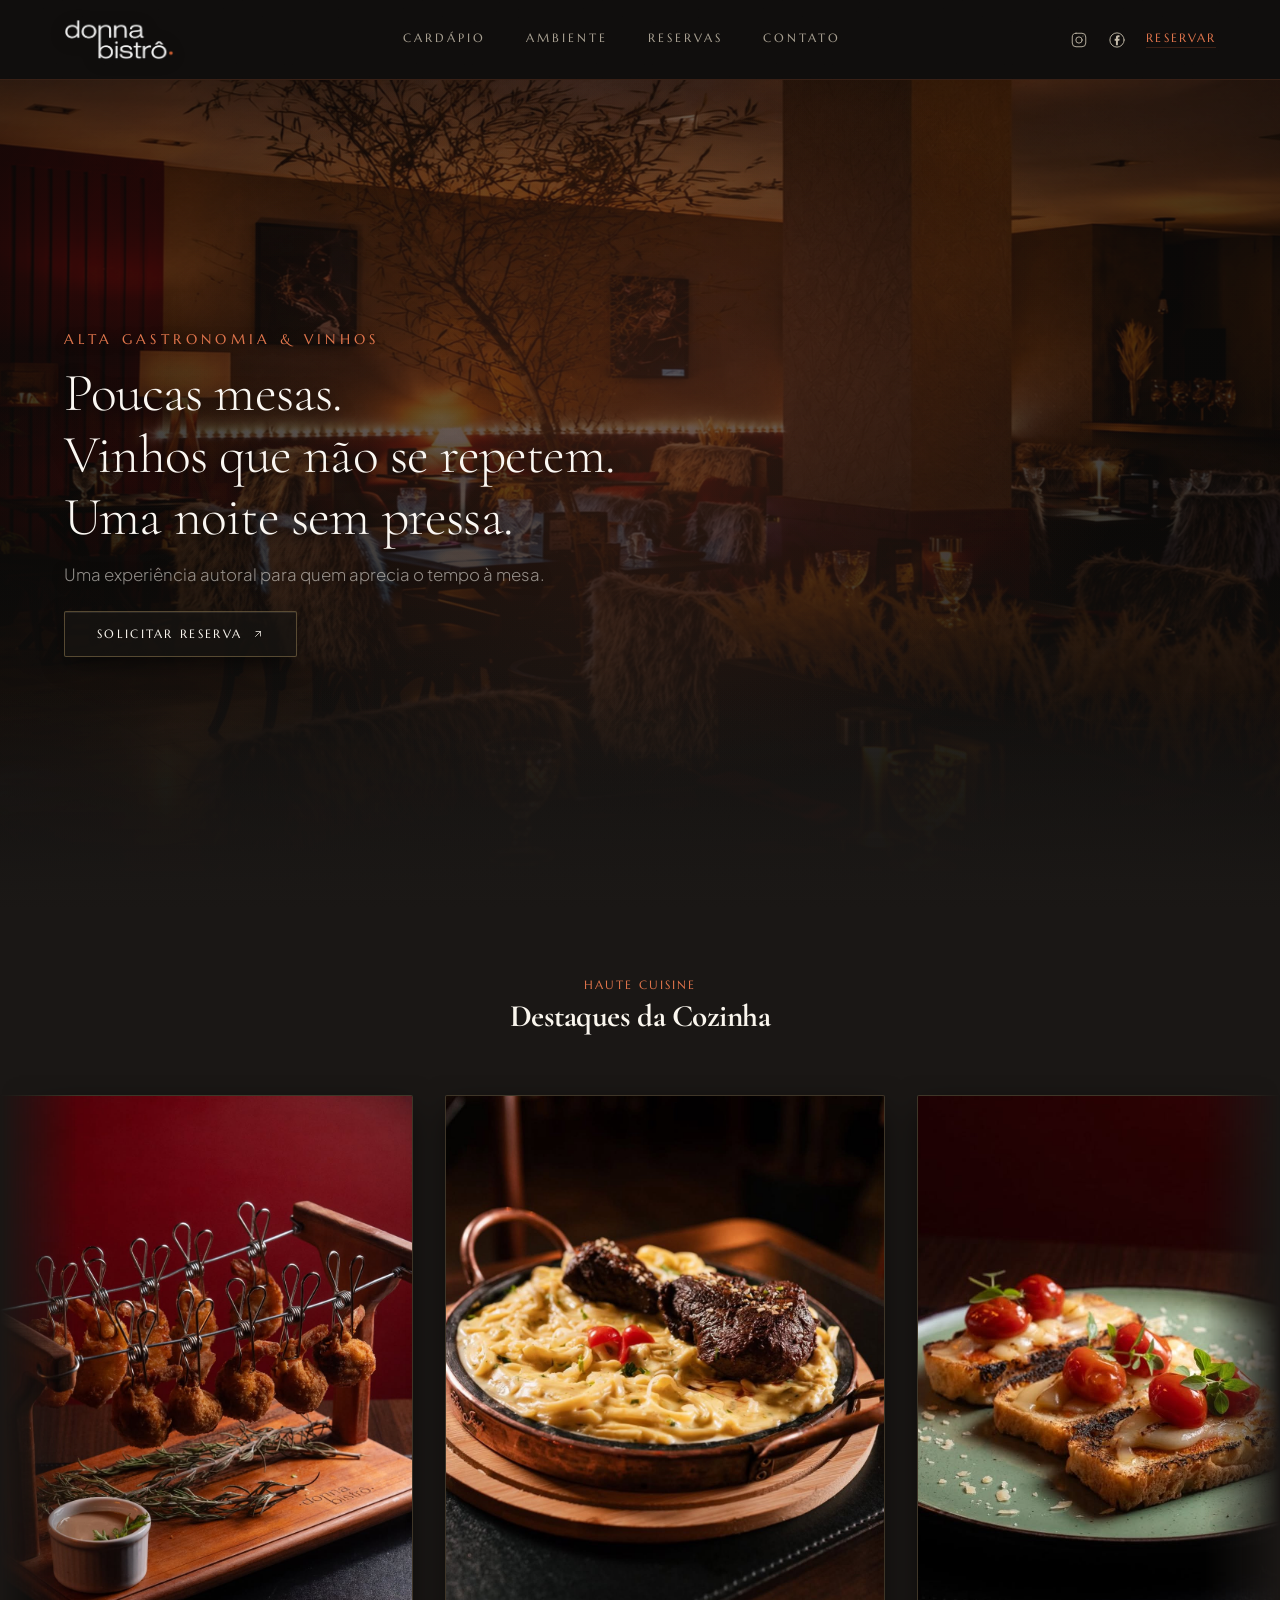
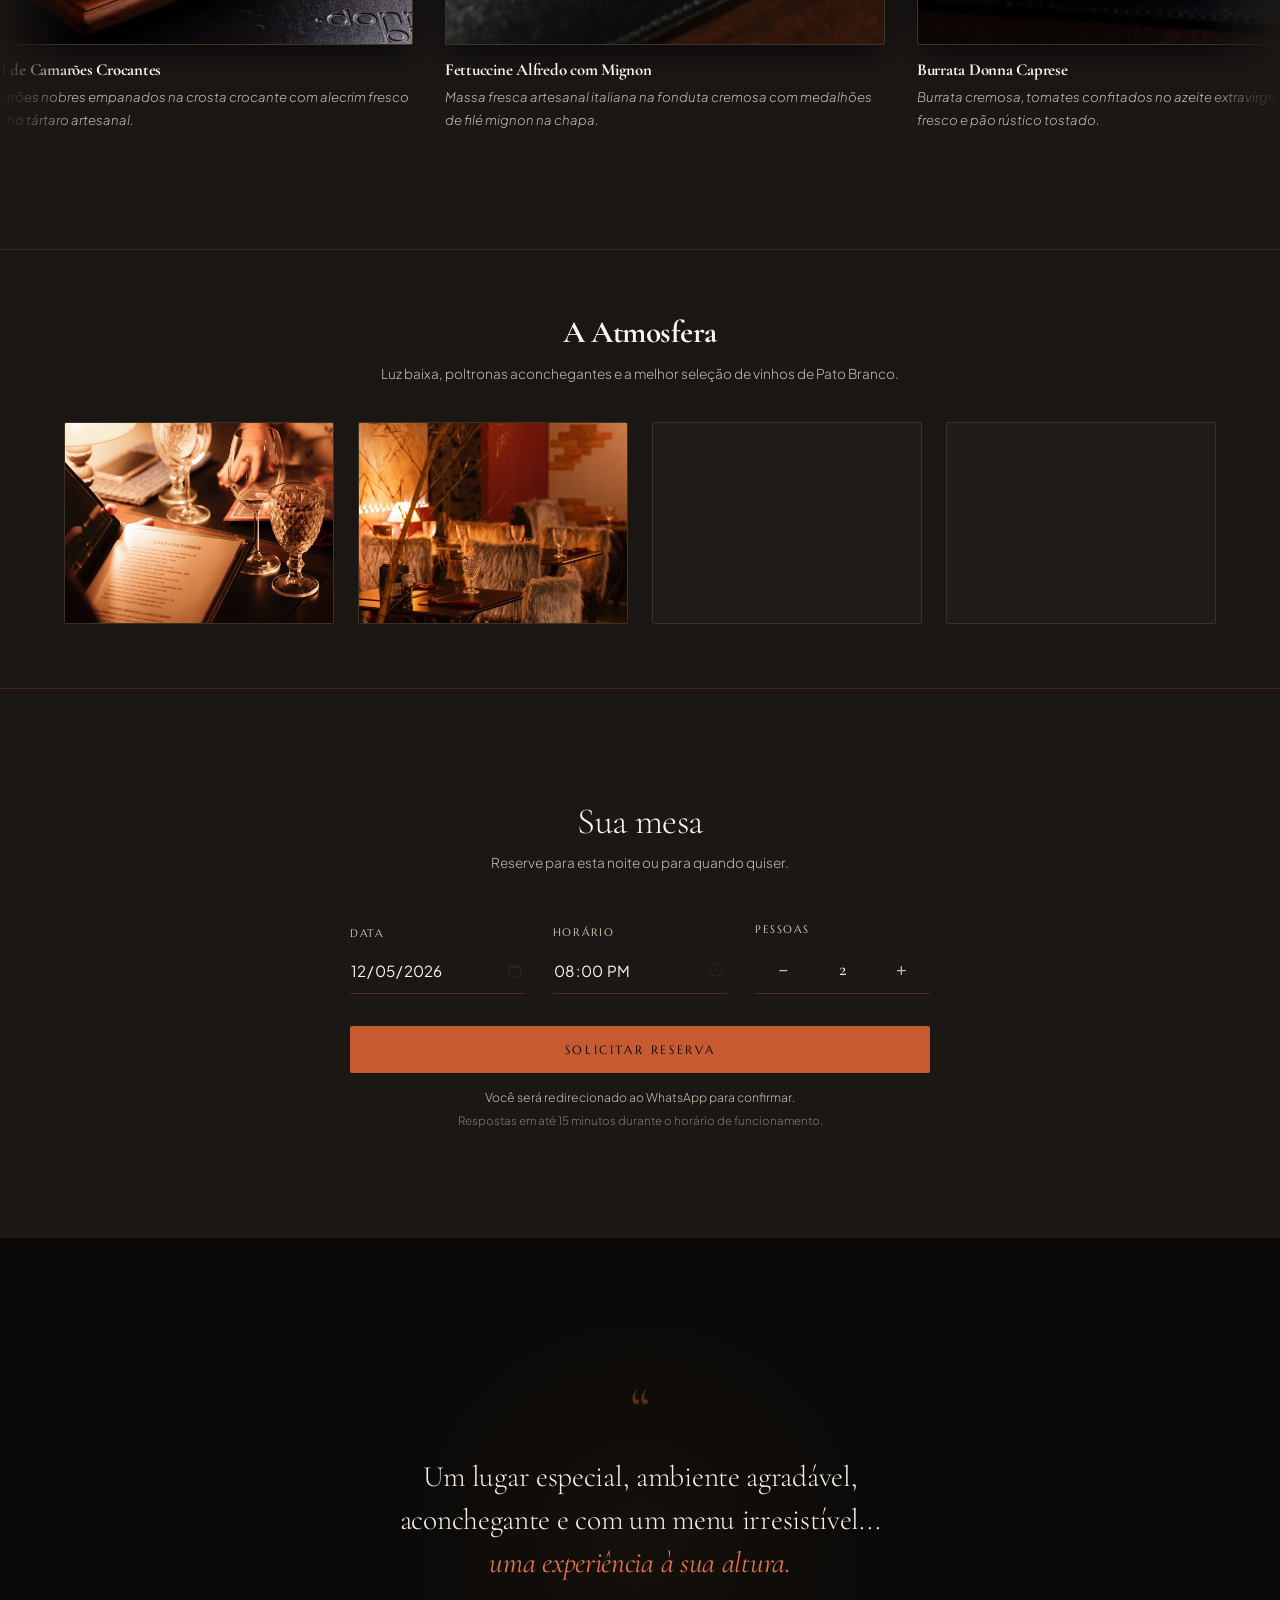
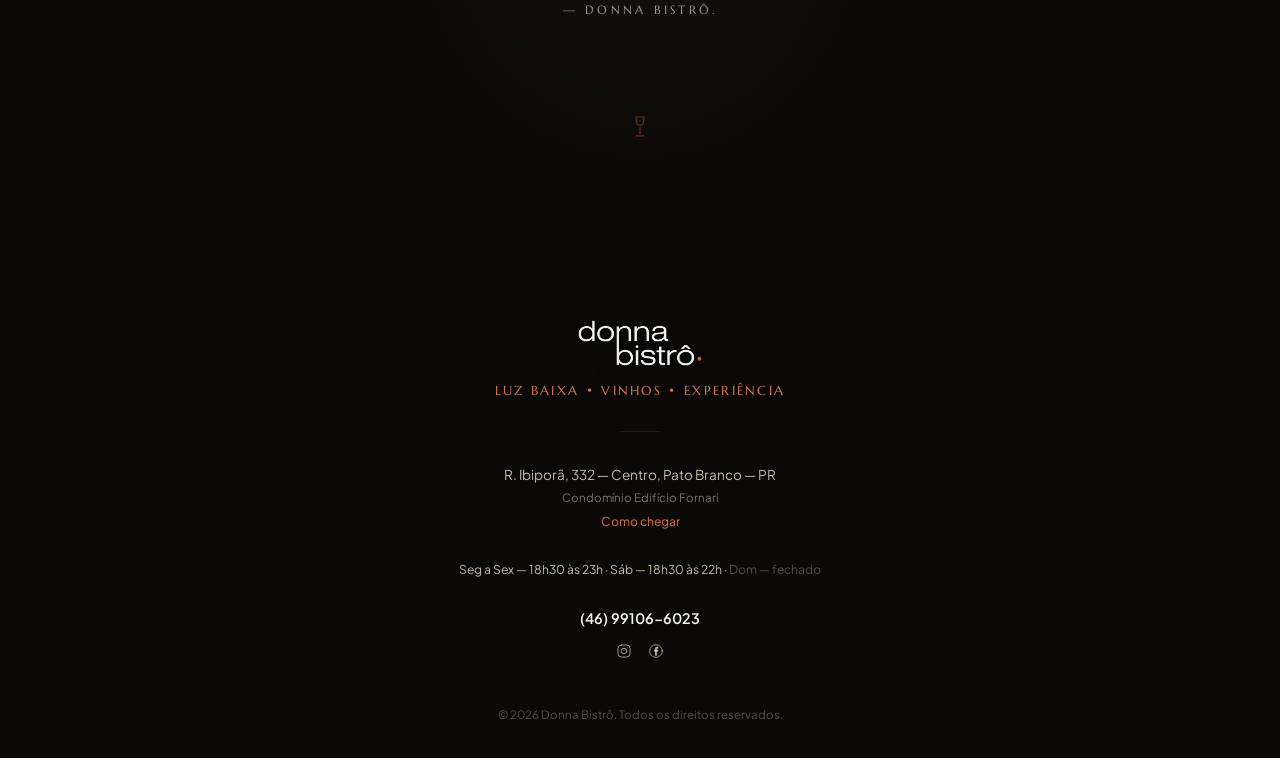
<file: donnabistro/index.html>
<!DOCTYPE html>
<html lang="pt-BR">
<head>
  <meta charset="UTF-8">
  <meta name="viewport" content="width=device-width, initial-scale=1.0, viewport-fit=cover">
  <title>Donna Bistrô — Luz Baixa. Vinhos. Sem Pressa.</title>
  <meta name="description" content="Poucas mesas. Vinhos que não se repetem. Uma noite sem pressa.">
  <link rel="canonical" href="https://donnabistro.com.br/">
  <meta name="robots" content="index, follow">
  <meta name="theme-color" content="#0d0c0b">

  <!-- Geotargeting Local SEO -->
  <meta name="geo.region" content="BR-PR">
  <meta name="geo.placename" content="Pato Branco">
  <meta name="geo.position" content="-26.226659;-52.674100">
  <meta name="ICBM" content="-26.226659, -52.674100">

  <!-- Open Graph / Redes Sociais -->
  <meta property="og:type" content="restaurant">
  <meta property="og:locale" content="pt_BR">
  <meta property="og:site_name" content="Donna Bistrô">
  <meta property="og:title" content="Donna Bistrô | Alta Gastronomia, Luz Baixa & Vinhos em Pato Branco - PR">
  <meta property="og:description" content="Um refúgio intimista, ambiente aconchegante à meia-luz e alta gastronomia em Pato Branco - PR.">
  <meta property="og:image" content="images/hero-ambiente.jpg">
  <meta property="og:url" content="https://donnabistro.com.br/">

  <!-- Twitter Card -->
  <meta name="twitter:card" content="summary_large_image">
  <meta name="twitter:title" content="Donna Bistrô | Alta Gastronomia, Luz Baixa & Vinhos em Pato Branco - PR">
  <meta name="twitter:description" content="Restaurante intimista e bistrô contemporâneo no centro de Pato Branco. Reserve sua mesa com nosso concierge via WhatsApp.">
  <meta name="twitter:image" content="images/hero-ambiente.jpg">

  <!-- Favicon Customizado -->
  <link rel="icon" type="image/svg+xml" href="./favicon.svg">

  <!-- Google Fonts: Sistema Tipográfico Editorial (Cormorant Garamond, Marcellus, Plus Jakarta Sans) -->
  <link rel="preconnect" href="https://fonts.googleapis.com">
  <link rel="preconnect" href="https://fonts.gstatic.com" crossorigin>
  <link href="https://fonts.googleapis.com/css2?family=Cormorant+Garamond:ital,wght@0,300;0,400;0,600;1,300;1,400;1,600&family=Marcellus&family=Plus+Jakarta+Sans:wght@300;400;500;600&display=swap" rel="stylesheet">

  <!-- CSS Principal -->
  <link rel="stylesheet" href="./style.css?v=5.0">

  <!-- Schema.org / Restaurant Structured Data (SEO Local & Rich Results) -->
  <script type="application/ld+json">
  {
    "@context": "https://schema.org",
    "@type": "Restaurant",
    "name": "Donna Bistrô",
    "image": "images/hero-ambiente.jpg",
    "telephone": "+5546991066023",
    "url": "https://donnabistro.com.br",
    "priceRange": "R$ 80 - R$ 180",
    "servesCuisine": "Bistrô Contemporâneo, Carnes Nobres, Massas Artesanais, Vinhos Selecionados",
    "address": {
      "@type": "PostalAddress",
      "streetAddress": "R. Ibiporã, 332 - Condomínio Edifício Fornari",
      "addressLocality": "Pato Branco",
      "addressRegion": "PR",
      "postalCode": "85501-280",
      "addressCountry": "BR"
    },
    "geo": {
      "@type": "GeoCoordinates",
      "latitude": -26.226659,
      "longitude": -52.674100
    },
    "openingHoursSpecification": [
      {
        "@type": "OpeningHoursSpecification",
        "dayOfWeek": ["Monday", "Tuesday", "Wednesday", "Thursday", "Friday"],
        "opens": "18:30",
        "closes": "23:00"
      },
      {
        "@type": "OpeningHoursSpecification",
        "dayOfWeek": ["Saturday"],
        "opens": "18:30",
        "closes": "22:00"
      }
    ],
    "aggregateRating": {
      "@type": "AggregateRating",
      "ratingValue": "4.9",
      "reviewCount": "547"
    }
  }
  </script>
</head>
<body>

  <!-- Textura de Granulação Cinematográfica (Film Grain via SVG feTurbulence) -->
  <div class="grain-overlay" aria-hidden="true"></div>

  <!-- Container Mobile-First (Base max-width 480px) -->
  <div class="mobile-container" id="app">

    <!-- Header Fixo com Navegação Sticky (Glassmorphism) -->
    <header class="site-header">
      <a href="#hero" class="brand-wrapper" aria-label="Donna Bistrô">
        <img src="images/logo-donna-bistro.png" alt="donna bistrô." class="brand-logo-img" width="919" height="351">
      </a>

      <div class="header-actions">
        <a href="https://www.instagram.com/donnabistropb/" target="_blank" rel="noopener noreferrer" class="social-icon-link" aria-label="Instagram do Donna Bistrô">
          <svg viewBox="0 0 24 24" fill="none" stroke="currentColor" stroke-width="1.2" stroke-linecap="round" stroke-linejoin="round">
            <rect x="3" y="3" width="18" height="18" rx="5"/>
            <circle cx="12" cy="12" r="4.2"/>
            <circle cx="17.3" cy="6.7" r="0.6" fill="currentColor" stroke="none"/>
          </svg>
        </a>
        <a href="https://www.facebook.com/donnabarbistro" target="_blank" rel="noopener noreferrer" class="social-icon-link" aria-label="Facebook do Donna Bistrô">
          <svg viewBox="0 0 24 24" fill="none" stroke="currentColor" stroke-width="1.2" stroke-linecap="round" stroke-linejoin="round">
            <circle cx="12" cy="12" r="9.5"/>
            <path d="M13.8 8.2h1.6V5.6h-1.9c-1.9 0-2.9 1.1-2.9 3v1.7H8.9v2.6h1.7V19h2.6v-6.1h1.9l.4-2.6h-2.3v-1.2c0-.6.2-.9.9-.9z" fill="currentColor" stroke="none"/>
          </svg>
        </a>
        <a href="#reservas" class="header-reserve-link">Reservar</a>
      </div>

      <nav class="site-nav" aria-label="Navegação principal">
        <a href="#cardapio" class="nav-link">Cardápio</a>
        <a href="#ambiente" class="nav-link">Ambiente</a>
        <a href="#reservas" class="nav-link">Reservas</a>
        <a href="#contato" class="nav-link">Contato</a>
      </nav>
    </header>

    <main>

      <!-- Hero Section (Cinematográfica & Meia-Luz) -->
      <section class="hero-section" id="hero">
        <div class="hero-bg" id="heroBg" style="background-image: url('images/hero-ambiente.jpg');"></div>
        <div class="hero-scrim" id="heroScrim" aria-hidden="true"></div>
        <div class="hero-overlay"></div>

        <div class="hero-content" id="heroContent">
          <span class="hero-eyebrow" data-cms="hero.eyebrow">Alta Gastronomia &amp; Vinhos</span>

          <h1 class="hero-title">
            <span class="hero-title-words" id="heroTitleWords" data-cms="hero.title">Poucas mesas. Vinhos que não se repetem. Uma noite sem pressa.</span>
          </h1>

          <p class="hero-subtitle" data-cms="hero.subtitle">Uma experiência autoral para quem aprecia o tempo à mesa.</p>

          <div class="hero-actions">
            <a href="#reservas" class="btn-luxury" id="heroCtaReserva">
              <span id="heroCtaLabel" data-cms="hero.ctaLabel">Solicitar Reserva</span>
              <svg class="btn-luxury-arrow" width="12" height="12" viewBox="0 0 24 24" fill="none" stroke="currentColor" stroke-width="1.5" stroke-linecap="round" stroke-linejoin="round" aria-hidden="true">
                <path d="M7 17L17 7"/>
                <path d="M8 7h9v9"/>
              </svg>
            </a>
          </div>
        </div>

      </section>

      <!-- Destaques da Gastronomia (Carrossel Editorial) -->
      <section class="section-wrapper" id="cardapio">
        <div class="section-header reveal">
          <span class="section-eyebrow">Haute Cuisine</span>
          <h2 class="section-title">Destaques da Cozinha</h2>
        </div>

        <div class="dishes-carousel reveal">
          <div class="carousel-viewport" id="carouselViewport">
            <div class="carousel-track" id="carouselTrack">

              <div class="carousel-track-group">
                <article class="carousel-slide">
                  <div class="carousel-slide-media">
                    <img src="images/prato-camarao-varal.jpg" alt="Varal de Camarões Crocantes Donna Bistrô" loading="lazy" decoding="async" width="480" height="600">
                  </div>
                  <h3 class="carousel-slide-title">Varal de Camarões Crocantes</h3>
                  <p class="carousel-slide-desc">Camarões nobres empanados na crosta crocante com alecrim fresco e molho tártaro artesanal.</p>
                </article>

                <article class="carousel-slide">
                  <div class="carousel-slide-media">
                    <img src="images/prato-tagliatelle-mignon.jpg" alt="Fettuccine Alfredo com Mignon Donna Bistrô" loading="lazy" decoding="async" width="480" height="600">
                  </div>
                  <h3 class="carousel-slide-title">Fettuccine Alfredo com Mignon</h3>
                  <p class="carousel-slide-desc">Massa fresca artesanal italiana na fonduta cremosa com medalhões de filé mignon na chapa.</p>
                </article>

                <article class="carousel-slide">
                  <div class="carousel-slide-media">
                    <img src="images/prato-burrata-caprese.jpg" alt="Burrata Donna Caprese" loading="lazy" decoding="async" width="480" height="600">
                  </div>
                  <h3 class="carousel-slide-title">Burrata Donna Caprese</h3>
                  <p class="carousel-slide-desc">Burrata cremosa, tomates confitados no azeite extravirgem, pesto fresco e pão rústico tostado.</p>
                </article>

                <article class="carousel-slide">
                  <div class="carousel-slide-media">
                    <img src="images/prato-risotto-especial.jpg" alt="Risotto Donna ao Funghi" loading="lazy" decoding="async" width="480" height="600">
                  </div>
                  <h3 class="carousel-slide-title">Risotto Donna ao Funghi</h3>
                  <p class="carousel-slide-desc">Arroz arbóreo italiano mantecato no caldo de cogumelos silvestres e queijo Grana Padano curado.</p>
                </article>

                <article class="carousel-slide">
                  <div class="carousel-slide-media">
                    <img src="images/prato-petit-gateau.jpg" alt="Petit Gâteau com Gelato de Baunilha" loading="lazy" decoding="async" width="480" height="600">
                  </div>
                  <h3 class="carousel-slide-title">Petit Gâteau com Gelato de Baunilha</h3>
                  <p class="carousel-slide-desc">Bolo quente de chocolate nobre com recheio cremoso e gelato artesanal de baunilha.</p>
                </article>

                <article class="carousel-slide">
                  <div class="carousel-slide-media">
                    <img src="images/prato-dados-tapioca.jpg" alt="Dados de Tapioca Crocante Donna Bistrô" loading="lazy" decoding="async" width="480" height="600">
                  </div>
                  <h3 class="carousel-slide-title">Dados de Tapioca Crocante</h3>
                  <p class="carousel-slide-desc">Cubos de tapioca dourados e crocantes, coroados com carne desfiada aromática e ervas frescas, acompanhados de compota agridoce de pimenta.</p>
                </article>
              </div>

              <div class="carousel-track-group" aria-hidden="true">
                <article class="carousel-slide">
                  <div class="carousel-slide-media">
                    <img src="images/prato-camarao-varal.jpg" alt="" loading="lazy" decoding="async" width="480" height="600">
                  </div>
                  <h3 class="carousel-slide-title">Varal de Camarões Crocantes</h3>
                  <p class="carousel-slide-desc">Camarões nobres empanados na crosta crocante com alecrim fresco e molho tártaro artesanal.</p>
                </article>

                <article class="carousel-slide">
                  <div class="carousel-slide-media">
                    <img src="images/prato-tagliatelle-mignon.jpg" alt="" loading="lazy" decoding="async" width="480" height="600">
                  </div>
                  <h3 class="carousel-slide-title">Fettuccine Alfredo com Mignon</h3>
                  <p class="carousel-slide-desc">Massa fresca artesanal italiana na fonduta cremosa com medalhões de filé mignon na chapa.</p>
                </article>

                <article class="carousel-slide">
                  <div class="carousel-slide-media">
                    <img src="images/prato-burrata-caprese.jpg" alt="" loading="lazy" decoding="async" width="480" height="600">
                  </div>
                  <h3 class="carousel-slide-title">Burrata Donna Caprese</h3>
                  <p class="carousel-slide-desc">Burrata cremosa, tomates confitados no azeite extravirgem, pesto fresco e pão rústico tostado.</p>
                </article>

                <article class="carousel-slide">
                  <div class="carousel-slide-media">
                    <img src="images/prato-risotto-especial.jpg" alt="" loading="lazy" decoding="async" width="480" height="600">
                  </div>
                  <h3 class="carousel-slide-title">Risotto Donna ao Funghi</h3>
                  <p class="carousel-slide-desc">Arroz arbóreo italiano mantecato no caldo de cogumelos silvestres e queijo Grana Padano curado.</p>
                </article>

                <article class="carousel-slide">
                  <div class="carousel-slide-media">
                    <img src="images/prato-petit-gateau.jpg" alt="" loading="lazy" decoding="async" width="480" height="600">
                  </div>
                  <h3 class="carousel-slide-title">Petit Gâteau com Gelato de Baunilha</h3>
                  <p class="carousel-slide-desc">Bolo quente de chocolate nobre com recheio cremoso e gelato artesanal de baunilha.</p>
                </article>

                <article class="carousel-slide">
                  <div class="carousel-slide-media">
                    <img src="images/prato-dados-tapioca.jpg" alt="" loading="lazy" decoding="async" width="480" height="600">
                  </div>
                  <h3 class="carousel-slide-title">Dados de Tapioca Crocante</h3>
                  <p class="carousel-slide-desc">Cubos de tapioca dourados e crocantes, coroados com carne desfiada aromática e ervas frescas, acompanhados de compota agridoce de pimenta.</p>
                </article>
              </div>

            </div>
          </div>
        </div>
      </section>

      <!-- A Atmosfera (Grid 2x2 Padronizado) -->
      <section class="ambiente-section" id="ambiente">
        <div class="ambiente-text-block reveal">
          <h2 class="section-title">A Atmosfera</h2>
          <p class="section-desc">Luz baixa, poltronas aconchegantes e a melhor seleção de vinhos de Pato Branco.</p>
        </div>

        <div class="ambiente-grid reveal">
          <div class="ambiente-photo">
            <img src="images/ambiente-1.jpg" alt="Carta de vinhos do Donna Bistrô sob luz de abajur" loading="lazy" decoding="async" width="480" height="360">
          </div>
          <div class="ambiente-photo">
            <img src="images/ambiente-2.jpg" alt="Salão do Donna Bistrô com poltronas de pele e iluminação acolhedora" loading="lazy" decoding="async" width="480" height="360">
          </div>
          <div class="ambiente-photo">
            <img src="images/ambiente-3.jpg" alt="Mesa romântica do Donna Bistrô com taças lapidadas" loading="lazy" decoding="async" width="480" height="360">
          </div>
          <div class="ambiente-photo">
            <img src="images/ambiente-4.jpg" alt="Menu artesanal gravado em couro do Donna Bistrô" loading="lazy" decoding="async" width="480" height="360">
          </div>
        </div>
      </section>

      <!-- Sua Mesa -->
      <section class="reservas-section" id="reservas">
        <div class="reservas-container">
          <div class="reservas-header">
            <h2 class="reservas-title">Sua mesa</h2>
            <p class="reservas-subtitle">Reserve para esta noite ou para quando quiser.</p>
          </div>

          <div class="reservas-fields">
            <div class="reservas-field">
              <label class="reservas-field-label" for="reservaData">Data</label>
              <input type="date" id="reservaData" class="reservas-input" aria-label="Data da reserva">
            </div>
            <div class="reservas-field">
              <label class="reservas-field-label" for="reservaHorario">Horário</label>
              <input type="time" id="reservaHorario" class="reservas-input" value="20:00" step="1800" aria-label="Horário da reserva">
            </div>
            <div class="reservas-field">
              <span class="reservas-field-label" id="reservaPessoasLabel">Pessoas</span>
              <div class="pessoas-stepper" role="group" aria-labelledby="reservaPessoasLabel">
                <button type="button" class="stepper-btn" id="pessoasMinus" aria-label="Diminuir número de pessoas">−</button>
                <span class="stepper-value" id="pessoasValue" aria-live="polite">2</span>
                <button type="button" class="stepper-btn" id="pessoasPlus" aria-label="Aumentar número de pessoas">+</button>
              </div>
            </div>
          </div>

          <a href="https://wa.me/5546991066023" id="reservaWhatsappBtn" class="reservas-cta" target="_blank" rel="noopener noreferrer">
            Solicitar Reserva
          </a>
          <p class="reservas-note">Você será redirecionado ao WhatsApp para confirmar.</p>
          <p class="reservas-reassurance">Respostas em até 15 minutos durante o horário de funcionamento.</p>
        </div>
      </section>

      <!-- Seção Quote (Antes do Rodapé) -->
      <section class="manifesto-section" aria-label="Manifesto Donna Bistrô">
        <div class="manifesto-glow" aria-hidden="true"></div>
        <div class="manifesto-container">
          <span class="manifesto-quote-mark" aria-hidden="true">“</span>
          <blockquote class="manifesto-quote">
            <span class="quote-line">Um lugar especial, ambiente agradável,</span>
            <span class="quote-line">aconchegante e com um menu irresistível...</span>
            <em class="quote-line">uma experiência à sua altura.</em>
          </blockquote>
          <cite class="manifesto-signature">— donna bistrô.</cite>
          <svg class="manifesto-glass-icon" aria-hidden="true" width="24" height="24" viewBox="0 0 24 24" fill="none" stroke="currentColor" stroke-width="1.5" stroke-linecap="round" stroke-linejoin="round">
            <path d="M8 2h8l-1 7a4 4 0 0 1-6 0L8 2z" />
            <line x1="12" y1="13" x2="12" y2="19" />
            <line x1="8" y1="21" x2="16" y2="21" />
          </svg>
        </div>
      </section>

    </main>

    <!-- Rodapé Editorial Minimalista -->
    <footer class="site-footer" id="contato">
      <div class="footer-inner">
        <div class="footer-brand">
          <a href="#hero" class="footer-logo-link" aria-label="Donna Bistrô">
            <img src="images/logo-donna-bistro.png" alt="donna bistrô." class="footer-logo-img" width="919" height="351">
          </a>
          <div class="footer-tagline">Luz Baixa &bull; Vinhos &bull; Experiência</div>
        </div>

        <div class="footer-divider" aria-hidden="true"></div>

        <div class="footer-address-block">
          <p class="footer-address-line"><span data-cms="contact.addressStreet">R. Ibiporã, 332 — Centro</span>, <span data-cms="contact.addressCity">Pato Branco — PR</span></p>
          <p class="footer-address-complement" data-cms="contact.addressComplement">Condomínio Edifício Fornari</p>
          <a href="https://www.google.com/maps/place/Donna+Bistr%C3%B4/@-26.2266541,-52.676675,17z/data=!3m1!4b1!4m6!3m5!1s0x94e5532d06f74101:0xe1ea8e7f0132e6c0!8m2!3d-26.2266589!4d-52.6741001!16s%2Fg%2F11trl416z3" target="_blank" rel="noopener noreferrer" class="footer-route-link" id="footerRouteLink">Como chegar</a>
        </div>

        <p class="footer-hours-line"><span data-cms="contact.hoursWeekday">Seg a Sex — 18h30 às 23h</span> &middot; <span data-cms="contact.hoursSaturday">Sáb — 18h30 às 22h</span> &middot; <span class="footer-hours-closed" data-cms="contact.hoursSunday">Dom — fechado</span></p>

        <div class="footer-contact-block">
          <a href="tel:+5546991066023" class="footer-phone-link" id="footerPhoneLink" data-cms="contact.phoneDisplay">(46) 99106-6023</a>
          <div class="footer-social-links">
            <a href="https://www.instagram.com/donnabistropb/" target="_blank" rel="noopener noreferrer" class="social-icon-link footer-social-icon" aria-label="Instagram do Donna Bistrô">
              <svg viewBox="0 0 24 24" fill="none" stroke="currentColor" stroke-width="1.2" stroke-linecap="round" stroke-linejoin="round">
                <rect x="3" y="3" width="18" height="18" rx="5"/>
                <circle cx="12" cy="12" r="4.2"/>
                <circle cx="17.3" cy="6.7" r="0.6" fill="currentColor" stroke="none"/>
              </svg>
            </a>
            <a href="https://www.facebook.com/donnabarbistro" target="_blank" rel="noopener noreferrer" class="social-icon-link footer-social-icon" aria-label="Facebook do Donna Bistrô">
              <svg viewBox="0 0 24 24" fill="none" stroke="currentColor" stroke-width="1.2" stroke-linecap="round" stroke-linejoin="round">
                <circle cx="12" cy="12" r="9.5"/>
                <path d="M13.8 8.2h1.6V5.6h-1.9c-1.9 0-2.9 1.1-2.9 3v1.7H8.9v2.6h1.7V19h2.6v-6.1h1.9l.4-2.6h-2.3v-1.2c0-.6.2-.9.9-.9z" fill="currentColor" stroke="none"/>
              </svg>
            </a>
          </div>
        </div>

        <div class="footer-bottom">
          <p>&copy; 2026 Donna Bistrô. Todos os direitos reservados.</p>
        </div>
      </div>
    </footer>

  </div>

  <!-- JavaScript Principal -->
  <script src="./script.js?v=4.4"></script>
</body>
</html>
</file>
<file: donnabistro/style.css>
/* ==========================================================================
   DONNA BISTRÔ - LUXURY EXPERIENCE DESIGN SYSTEM
   Estilo: Organic / Fluid + Editorial (ver TERMOS.md)
   Paleta: Terracota Quente, Creme Acolhedor & Fio de Ouro
   ========================================================================== */

/* Força tema escuro em todos os popups nativos do navegador (calendário do
   input[type=date], seletores de sistema, etc.) — sem isso o Chromium/Edge
   no Windows ignora a paleta do site e renderiza os popups em branco. */
:root, html, body {
  color-scheme: dark;
}

:root {
  /* Base de Contraste — fundo aveludado meia-luz */
  --bg-noir: #12100E;
  --bg-surface: #1A1715;
  --noir-deep: var(--bg-noir);
  --noir-surface: var(--bg-surface);
  --noir-card: #221E1B;
  --noir-card-hover: #2A2521;
  --noir-elevated: #322C27;

  /* Tons Quentes — Terracota (acento editorial principal) */
  --terracota: #C85A32;
  --terracota-dark: #9E3D1E;
  --terracota-light: #E0744B;
  --ambar-glow: rgba(200, 90, 50, 0.2);

  /* Ouro — reservado ao fio dos botões editoriais */
  --ouro: #D1B272;
  --ouro-light: #E4CC9A;
  --ouro-muted: #A98A54;

  /* Creme / Off-White Acolhedor */
  --creme: #FAF6EE;
  --creme-soft: #F2ECE0;
  --creme-muted: #C5BBAA;
  --creme-dim: rgba(250, 246, 238, 0.55);

  --border-gold-subtle: rgba(209, 178, 114, 0.18);
  --border-terracota-subtle: rgba(200, 90, 50, 0.22);
  --border-subtle: rgba(255, 255, 255, 0.07);

  /* Fontes — Display Serif + Label Monumental + Sans Limpa */
  --font-serif: 'Cormorant Garamond', Georgia, serif;
  --font-label: 'Marcellus', 'Cormorant Garamond', serif;
  --font-sans: 'Plus Jakarta Sans', -apple-system, BlinkMacSystemFont, "Segoe UI", Roboto, sans-serif;
  --serif-features: "cv02", "cv03", "cv04";

  /* Transições, Easings & Sombras */
  --transition: all 0.35s cubic-bezier(0.16, 1, 0.3, 1);
  --ease-out-organic: cubic-bezier(0.16, 1, 0.3, 1);
  --ease-spring: cubic-bezier(0.34, 1.56, 0.64, 1);
  --shadow-card: 0 10px 30px -5px rgba(0, 0, 0, 0.7);
  --shadow-gold: 0 4px 25px rgba(209, 178, 114, 0.15);
}

/* Reset Global */
*, *::before, *::after {
  box-sizing: border-box;
  margin: 0;
  padding: 0;
}

html {
  scroll-behavior: smooth;
  scroll-padding-top: 85px; /* Compensa o header sticky em navegação por âncora nativa (#hash direto, voltar/avançar) */
  -webkit-font-smoothing: antialiased;
  -moz-osx-font-smoothing: grayscale;
  background-color: var(--bg-noir);
  color: var(--creme);
  font-family: var(--font-sans);
}

/* Reforça a mesma compensação em cada seção com âncora, para qualquer
   rolagem nativa do navegador (scrollIntoView, :target, busca na página). */
section[id] {
  scroll-margin-top: 85px;
}

@media (prefers-reduced-motion: reduce) {
  html {
    scroll-behavior: auto;
  }
  *, *::before, *::after {
    animation-duration: 0.01ms !important;
    animation-iteration-count: 1 !important;
    transition-duration: 0.01ms !important;
  }
}

/* Fade-in on Scroll com Staggered Entrance (ativado via JS com IntersectionObserver) */
body.js-anim .reveal {
  opacity: 0;
  transform: translateY(24px);
  transition: opacity 500ms var(--ease-out-organic), transform 500ms var(--ease-out-organic);
}

body.js-anim .reveal.is-visible {
  opacity: 1;
  transform: translateY(0);
}

/* Textura de Granulação Cinematográfica (Film Grain) */
.grain-overlay {
  position: fixed;
  inset: 0;
  z-index: 9999;
  pointer-events: none;
  opacity: 0.03;
  mix-blend-mode: overlay;
  background-image: url("data:image/svg+xml,%3Csvg xmlns='http://www.w3.org/2000/svg' width='180' height='180'%3E%3Cfilter id='n'%3E%3CfeTurbulence type='fractalNoise' baseFrequency='0.85' numOctaves='2' stitchTiles='stitch'/%3E%3CfeColorMatrix type='matrix' values='0 0 0 0 1 0 0 0 0 1 0 0 0 0 1 0 0 0 0.9 0'/%3E%3C/filter%3E%3Crect width='100%25' height='100%25' filter='url(%23n)'/%3E%3C/svg%3E");
}

body {
  min-height: 100vh;
  width: 100%;
  background-color: var(--bg-surface);
  color: var(--creme);
  font-family: var(--font-sans);
  overflow-x: hidden;
}

/* Container Responsivo Fluido (Adapta de 320px mobile a 1920px+ desktop) */
.mobile-container {
  width: 100%;
  max-width: 100%;
  min-height: 100vh;
  background-color: var(--bg-surface);
  position: relative;
  overflow-x: clip;
}

/* ==========================================================================
   HEADER / NAVEGAÇÃO STICKY (Glassmorphism)
   ========================================================================== */
.site-header {
  position: sticky;
  top: 0;
  z-index: 100;
  background: rgba(14, 13, 12, 0.88);
  backdrop-filter: blur(14px);
  -webkit-backdrop-filter: blur(14px);
  border-bottom: 1px solid var(--border-terracota-subtle);
  padding: 13px 20px 0;
  display: flex;
  flex-wrap: wrap;
  align-items: center;
  justify-content: space-between;
  row-gap: 10px;
}

.brand-wrapper {
  display: flex;
  align-items: center;
  text-decoration: none;
  order: 1;
}

.brand-logo-img {
  height: 36px;
  width: auto;
  max-width: 140px;
  display: block;
  object-fit: contain;
  filter: drop-shadow(0 2px 8px rgba(0, 0, 0, 0.4));
  transition: opacity 250ms ease, transform 250ms ease;
}

.brand-logo-img:hover {
  opacity: 0.92;
  transform: scale(1.02);
}

/* Ações do cabeçalho: ícones sociais discretos + link de reserva
   (nada de pílulas de status tipo delivery/tracking). */
.header-actions {
  order: 2;
  display: flex;
  align-items: center;
  gap: 16px;
  flex-shrink: 0;
}

.social-icon-link {
  display: inline-flex;
  align-items: center;
  justify-content: center;
  width: 18px;
  height: 18px;
  color: var(--creme-muted);
  transition: var(--transition);
}

.social-icon-link svg {
  width: 100%;
  height: 100%;
}

.social-icon-link:hover {
  color: var(--terracota-light);
}

.header-reserve-link {
  font-family: var(--font-label);
  font-size: 0.72rem;
  font-weight: 500;
  letter-spacing: 0.18em;
  text-transform: uppercase;
  color: var(--terracota-light);
  text-decoration: none;
  white-space: nowrap;
  border-bottom: 1px solid var(--border-terracota-subtle);
  padding-bottom: 2px;
  transition: var(--transition);
}

.header-reserve-link:hover {
  color: var(--ouro-light);
  border-bottom-color: var(--terracota);
}

/* Nav compacta: em mobile vira uma faixa de scroll horizontal abaixo do header,
   sem ocupar espaço vertical excessivo nem exigir um menu hambúrguer. */
.site-nav {
  order: 3;
  flex: 0 0 100%;
  display: flex;
  justify-content: space-between;
  gap: 18px;
  overflow-x: auto;
  scrollbar-width: none;
  -ms-overflow-style: none;
  padding-bottom: 12px;
}

.site-nav::-webkit-scrollbar {
  display: none;
}

.nav-link {
  font-family: var(--font-label);
  font-size: 0.66rem;
  font-weight: 400;
  letter-spacing: 0.15em;
  text-transform: uppercase;
  color: var(--creme-muted);
  opacity: 0.85;
  text-decoration: none;
  white-space: nowrap;
  flex-shrink: 0;
  padding-bottom: 3px;
  border-bottom: 1px solid transparent;
  transition: var(--transition);
}

.nav-link:hover,
.nav-link:active {
  color: var(--terracota-light);
  opacity: 1;
  border-bottom-color: var(--border-terracota-subtle);
}

/* ==========================================================================
   HERO SECTION (Cinematográfica & Meia-Luz, Parallax Sutil)
   ========================================================================== */
.hero-section {
  position: relative;
  min-height: 560px;
  padding: 60px 20px 36px;
  display: flex;
  flex-direction: column;
  justify-content: flex-end;
  overflow: hidden;
}

/* Fechamento suave no rodapé do Hero: dissolve a foto no preto aveludado
   da própria seção (var(--bg-surface)) sem nenhuma linha de corte — a
   próxima seção já nasce nessa mesma cor de fundo, então a transição
   fica invisível. Puramente decorativo (pointer-events:none). */
.hero-section::after {
  content: '';
  position: absolute;
  inset: auto 0 0 0;
  height: 220px;
  background: linear-gradient(180deg, transparent 0%, var(--bg-surface) 100%);
  z-index: 2;
  pointer-events: none;
}

.hero-bg {
  position: absolute;
  inset: 0;
  background-size: cover;
  background-position: center center;
  background-repeat: no-repeat;
  z-index: 0;
  animation: heroBreathe 12s ease-in-out infinite alternate;
  will-change: transform;
}

/* Escurecimento gradual controlado via JS (--hero-scrim atualizado no
   scroll) — se soma à vinheta estática do .hero-overlay para "fechar"
   visualmente o Hero conforme o usuário rola. */
.hero-scrim {
  position: absolute;
  inset: 0;
  background: var(--bg-noir);
  opacity: 0;
  z-index: 1;
  pointer-events: none;
}

/* A variável --parallax-y é atualizada via JS (scroll, rAF-throttled) e somada
   ao "respiro" de zoom contínuo (Ken Burns) — parallax e breathing vivem na
   mesma propriedade sem se sobrescreverem. */
@keyframes heroBreathe {
  0% { transform: scale(1) translateY(var(--parallax-y, 0px)); }
  100% { transform: scale(1.04) translateY(var(--parallax-y, 0px)); }
}

/* Vinheta aveludada nas bordas + iluminação quente (âmbar) sutil ao centro +
   leitura garantida no rodapé (funde com a cor de fundo da seção seguinte). */
.hero-overlay {
  position: absolute;
  inset: 0;
  background:
    radial-gradient(ellipse at 50% 40%, rgba(200, 90, 50, 0.18) 0%, rgba(200, 90, 50, 0) 55%),
    radial-gradient(ellipse at 50% 50%, transparent 30%, rgba(8, 7, 6, 0.6) 100%),
    linear-gradient(180deg, rgba(13, 12, 11, 0.45) 0%, rgba(14, 12, 10, 0.78) 55%, var(--bg-surface) 100%);
  z-index: 2;
}

.hero-content {
  position: relative;
  z-index: 3;
  display: flex;
  flex-direction: column;
  gap: 14px;
  transition: opacity 0.15s linear;
  will-change: opacity, transform;
}

/* Eyebrow editorial: pequeno rótulo em caixa alta acima do título, no
   registro clássico de bistrô de luxo (ver TERMOS.md). */
.hero-eyebrow {
  font-family: var(--font-label);
  font-size: 0.78rem;
  font-weight: 500;
  letter-spacing: 0.32em;
  text-transform: uppercase;
  color: var(--terracota-light);
  text-shadow: 0 2px 10px rgba(0, 0, 0, 0.7);
  animation: heroWordReveal 0.6s ease-out 0.1s backwards;
}

.hero-title {
  font-family: var(--font-serif);
  font-feature-settings: var(--serif-features);
  font-size: clamp(2rem, 5vw, 3.4rem);
  line-height: 1.15;
  font-weight: 300;
  letter-spacing: -0.015em;
  color: #FAF7F2;
  text-shadow: 0 4px 15px rgba(0, 0, 0, 0.8);
}

/* Reveal escalonado por palavra (on-mount): cada <span> nasce com opacity:0 +
   translateY(12px) e anima para o estado natural via animation-delay próprio
   (definido inline por palavra em renderHeroTitleWords, script.js). fill-mode
   "backwards" segura o estado inicial durante o delay e libera a propriedade
   transform de volta ao cascade normal assim que a animação termina. */
.hero-word {
  display: inline-block;
  animation: heroWordReveal 0.5s ease-out backwards;
}

@keyframes heroWordReveal {
  from { opacity: 0; transform: translateY(12px); }
  to { opacity: 1; transform: translateY(0); }
}

.hero-subtitle {
  font-family: var(--font-sans);
  font-size: clamp(0.9rem, 1.6vw, 1.05rem);
  font-weight: 300;
  line-height: 1.65;
  max-width: 480px;
  color: var(--creme-dim);
  text-shadow: 0 2px 12px rgba(0, 0, 0, 0.7);
  animation: heroSubtitleReveal 0.8s ease-out 1.2s backwards;
}

@keyframes heroSubtitleReveal {
  from { opacity: 0; filter: blur(8px); }
  to { opacity: 1; filter: blur(0); }
}

.hero-actions {
  display: flex;
  flex-direction: column;
  gap: 10px;
  margin-top: 8px;
}

/* Botão de hotelaria/gastronomia de luxo: glassmorphism noturno (fundo
   aveludado translúcido + blur) em vez de uma caixa oca transparente, fio
   de ouro champagne, cantos retos — nunca uma pílula sólida arredondada. */
.btn-luxury {
  display: inline-flex;
  align-items: center;
  justify-content: center;
  gap: 10px;
  background: rgba(22, 19, 17, 0.75);
  backdrop-filter: blur(12px);
  -webkit-backdrop-filter: blur(12px);
  border: 1px solid rgba(209, 178, 114, 0.35);
  border-radius: 2px;
  box-shadow: 0 8px 24px -4px rgba(0, 0, 0, 0.6), inset 0 1px 0 rgba(255, 255, 255, 0.08);
  color: #FAF6EE;
  font-family: var(--font-label);
  font-size: 0.72rem;
  font-weight: 500;
  letter-spacing: 0.2em;
  text-transform: uppercase;
  padding: 15px 32px;
  text-decoration: none;
  transition: background 0.4s var(--ease-out-organic), border-color 0.4s var(--ease-out-organic),
              box-shadow 0.4s var(--ease-out-organic), transform 150ms var(--ease-out-organic);
  cursor: pointer;
}

/* Seta direcional discreta — substitui o travessão solto (clichê de
   template automático) por um gesto editorial mais sutil. */
.btn-luxury-arrow {
  display: inline-flex;
  flex-shrink: 0;
  transition: transform 0.3s var(--ease-out-organic);
}

.btn-luxury:hover,
.btn-luxury:focus-visible {
  background: rgba(200, 90, 50, 0.22);
  border-color: var(--ouro);
  box-shadow: 0 12px 30px rgba(0, 0, 0, 0.7), 0 0 20px rgba(209, 178, 114, 0.2);
}

.btn-luxury:hover .btn-luxury-arrow,
.btn-luxury:focus-visible .btn-luxury-arrow {
  transform: translate(2px, -2px);
}

.btn-luxury:active {
  transform: scale(0.98);
}

.btn-block {
  width: 100%;
}

/* CTA do Hero — entrada on-mount (backwards segura o estado inicial durante
   o delay e libera opacity/transform de volta ao cascade normal ao terminar,
   para não brigar com a transição de :hover/:active abaixo) + glow pulsante
   contínuo sincronizado com o fim da entrada (1.8s + 0.5s = 2.3s). O glow
   soma-se à sombra de profundidade do glassmorphism (não a substitui), e
   pausa no hover para não competir com a sombra de :hover. */
#heroCtaReserva {
  animation: heroCtaEntrance 0.5s ease-out 1.8s backwards,
             heroCtaGlow 4s ease-in-out 2.3s infinite;
}

@keyframes heroCtaEntrance {
  from { opacity: 0; transform: translateY(12px); }
  to { opacity: 1; transform: translateY(0); }
}

@keyframes heroCtaGlow {
  0%, 100% {
    box-shadow: 0 8px 24px -4px rgba(0, 0, 0, 0.6), inset 0 1px 0 rgba(255, 255, 255, 0.08),
                0 0 0px rgba(209, 178, 114, 0);
  }
  50% {
    box-shadow: 0 8px 24px -4px rgba(0, 0, 0, 0.6), inset 0 1px 0 rgba(255, 255, 255, 0.08),
                0 0 16px rgba(209, 178, 114, 0.25);
  }
}

#heroCtaReserva:hover,
#heroCtaReserva:focus-visible {
  animation-play-state: paused;
}

/* ==========================================================================
   DESTAQUES DA COZINHA — CARROSSEL EDITORIAL (#cardapio)
   ========================================================================== */
.section-wrapper {
  padding: 70px 20px;
}

.section-header {
  text-align: center;
  margin-bottom: 32px;
}

.section-eyebrow {
  display: inline-block;
  font-family: var(--font-label);
  font-size: 0.72rem;
  font-weight: 500;
  letter-spacing: 0.18em;
  text-transform: uppercase;
  color: var(--terracota-light);
  margin-bottom: 6px;
}

.section-title {
  font-family: var(--font-serif);
  font-feature-settings: var(--serif-features);
  font-size: clamp(1.5rem, 6vw, 1.95rem);
  font-weight: 700;
  letter-spacing: -0.015em;
  color: var(--creme);
  line-height: 1.2;
}

.section-desc {
  font-size: 0.85rem;
  font-weight: 300;
  color: var(--creme-muted);
  margin-top: 10px;
  line-height: 1.75;
}

.dishes-carousel {
  display: flex;
  flex-direction: column;
  gap: 18px;
}

/* Viewport com máscara gradiente: os pratos surgem/desaparecem suavemente nas bordas.
   Padding extra para o hover-lift dos cards (scale + translateY) não ser cortado. */
.carousel-viewport {
  overflow-x: auto;
  overflow-y: hidden;
  scrollbar-width: none;
  -ms-overflow-style: none;
  -webkit-overflow-scrolling: touch;
  padding: 14px 0 20px;
  cursor: grab;
  user-select: none;
  mask-image: linear-gradient(90deg, transparent 0%, black 12%, black 88%, transparent 100%);
  -webkit-mask-image: linear-gradient(90deg, transparent 0%, black 12%, black 88%, transparent 100%);
}

.carousel-viewport::-webkit-scrollbar {
  display: none;
}

.carousel-viewport.is-dragging {
  cursor: grabbing;
}

/* Faixa contínua dos pratos com controle de rolagem por rAF e touch/drag */
.carousel-track {
  display: flex;
  width: max-content;
}

.carousel-track-group {
  display: flex;
  flex-shrink: 0;
  gap: 20px;
  padding-right: 20px;
}

.carousel-slide {
  flex: 0 0 auto;
  width: 270px;
  display: flex;
  flex-direction: column;
  transition: transform 300ms var(--ease-spring);
}

/* Scale on Hover (spring orgânico) — só reage a hover real (mouse/desktop);
   no touch, o carrossel continua deslizando normalmente. */
.carousel-slide:hover {
  transform: scale(1.03) translateY(-4px);
}

.carousel-slide-media {
  width: 100%;
  aspect-ratio: 4 / 5;
  border-radius: 2px;
  overflow: hidden;
  border: 1px solid var(--border-gold-subtle);
  box-shadow: var(--shadow-card);
  margin-bottom: 14px;
  background-color: #1e1b18;
  transition: box-shadow 300ms var(--ease-spring);
}

.carousel-slide:hover .carousel-slide-media {
  box-shadow: 0 16px 34px var(--ambar-glow), var(--shadow-card);
}

.carousel-slide-media img {
  width: 100%;
  height: 100%;
  object-fit: cover;
  display: block;
  pointer-events: none;
  user-select: none;
  -webkit-user-drag: none;
  transition: transform 300ms var(--ease-spring);
}

.carousel-slide:hover .carousel-slide-media img {
  transform: scale(1.06);
}

.carousel-slide-title {
  font-family: var(--font-serif);
  font-feature-settings: var(--serif-features);
  font-size: 1.05rem;
  font-weight: 700;
  letter-spacing: -0.015em;
  color: var(--creme);
  margin-bottom: 6px;
}

.carousel-slide-desc {
  font-size: 0.82rem;
  font-weight: 300;
  font-style: italic;
  color: var(--creme-muted);
  line-height: 1.75;
}

/* ==========================================================================
   A ATMOSFERA (#ambiente) — Grid 2x2 Padronizado
   ========================================================================== */
.ambiente-section {
  background: linear-gradient(180deg, var(--bg-surface) 0%, #1a1614 50%, var(--bg-surface) 100%);
  padding: 70px 20px;
  border-top: 1px solid var(--border-terracota-subtle);
  border-bottom: 1px solid var(--border-terracota-subtle);
}

.ambiente-text-block {
  text-align: center;
  margin-bottom: 32px;
}

/* Regra de ouro: todas as fotos do ambiente têm a mesma proporção e o mesmo
   tratamento visual — nada de alturas diferentes ou recortes desiguais. */
.ambiente-grid {
  display: grid;
  grid-template-columns: 1fr 1fr;
  gap: 16px;
}

.ambiente-photo {
  aspect-ratio: 4 / 3;
  border-radius: 2px;
  overflow: hidden;
  border: 1px solid rgba(209, 178, 114, 0.15);
  background-color: #1e1b18;
}

.ambiente-photo img {
  width: 100%;
  height: 100%;
  object-fit: cover;
  display: block;
}

/* ==========================================================================
   SUA MESA — RESERVA (#reservas)
   Sem card, sem borda: um formulário impresso em papel escuro, integrado
   à página. Underline nos campos (não caixa), stepper numérico em vez de
   dropdown, CTA sólido em terracota (única exceção à regra "ouro só em
   borda de botão" — aqui o ouro entra apenas no hover do CTA).
   ========================================================================== */
.reservas-section {
  padding: 70px 20px;
}

.reservas-container {
  max-width: 400px;
  margin: 0 auto;
  text-align: center;
}

.reservas-header {
  margin-bottom: 48px;
}

.reservas-title {
  font-family: var(--font-serif);
  font-feature-settings: var(--serif-features);
  font-size: clamp(1.8rem, 6vw, 2.3rem);
  font-weight: 300;
  letter-spacing: -0.015em;
  color: #FAF7F2;
}

.reservas-subtitle {
  font-family: var(--font-sans);
  font-size: 0.85rem;
  font-weight: 300;
  color: var(--creme-muted);
  margin-top: 8px;
  line-height: 1.6;
}

.reservas-fields {
  display: flex;
  flex-direction: column;
  gap: 32px;
  margin-bottom: 32px;
  text-align: left;
}

.reservas-field {
  display: flex;
  flex-direction: column;
  gap: 8px;
}

.reservas-field-label {
  font-family: var(--font-label);
  font-size: 0.68rem;
  font-weight: 500;
  letter-spacing: 0.16em;
  text-transform: uppercase;
  color: var(--creme-muted);
  transition: color 250ms ease;
}

.reservas-field:focus-within .reservas-field-label {
  color: var(--terracota-light);
}

/* Campos nativos (data/horário) — color-scheme: dark força os pop-ups do
   navegador (calendário/relógio) a nascerem 100% escuros; visualmente,
   apenas um traço inferior, sem caixa nem preenchimento. */
.reservas-input {
  appearance: none;
  -webkit-appearance: none;
  -moz-appearance: none;
  color-scheme: dark !important;
  width: 100%;
  background: transparent;
  border: none;
  border-bottom: 1px solid rgba(200, 90, 50, 0.3);
  border-radius: 0;
  color: var(--creme);
  font-family: var(--font-sans);
  font-size: 0.95rem;
  font-weight: 400;
  padding: 12px 0;
  cursor: pointer;
  transition: border-color 300ms var(--ease-out-organic);
}

.reservas-input::-webkit-calendar-picker-indicator,
.reservas-input::-webkit-clock-picker-indicator {
  filter: invert(0.85) sepia(0.6) saturate(3) hue-rotate(5deg);
  opacity: 0.6;
  cursor: pointer;
  transition: opacity 200ms ease;
}

.reservas-input:hover::-webkit-calendar-picker-indicator,
.reservas-input:hover::-webkit-clock-picker-indicator {
  opacity: 1;
}

.reservas-input:focus {
  outline: none;
  border-color: var(--terracota);
}

/* Stepper de Pessoas — contador direto (− N +), mínimo 1 / máximo 8, sem
   sufixo "pessoas" no valor exibido. */
.pessoas-stepper {
  display: flex;
  align-items: center;
  justify-content: center;
  gap: 32px;
  border-bottom: 1px solid rgba(200, 90, 50, 0.3);
  padding: 12px 0;
}

.stepper-btn {
  background: none;
  border: none;
  color: var(--creme-muted);
  font-family: var(--font-sans);
  font-size: 1.1rem;
  line-height: 1;
  cursor: pointer;
  padding: 4px 8px;
  transition: color 200ms ease, transform 200ms ease;
}

.stepper-btn:hover {
  color: var(--terracota-light);
  transform: scale(1.1);
}

.stepper-btn:active {
  transform: scale(0.95);
}

.stepper-btn:disabled {
  color: rgba(197, 187, 170, 0.3);
  cursor: not-allowed;
  transform: none;
}

.stepper-value {
  font-family: var(--font-serif);
  font-size: 1.15rem;
  font-weight: 500;
  color: var(--creme);
  min-width: 1.5em;
  text-align: center;
}

.reservas-cta {
  display: block;
  width: 100%;
  background: var(--terracota);
  border: none;
  border-radius: 2px;
  color: var(--bg-noir);
  font-family: var(--font-label);
  font-size: 0.68rem;
  font-weight: 500;
  letter-spacing: 0.18em;
  text-transform: uppercase;
  text-align: center;
  text-decoration: none;
  padding: 14px 22px;
  cursor: pointer;
  transition: background-color 300ms ease;
}

.reservas-cta:hover,
.reservas-cta:focus-visible {
  background: var(--ouro);
  outline: none;
}

.reservas-note {
  font-family: var(--font-sans);
  font-size: 0.76rem;
  font-weight: 300;
  color: var(--creme-muted);
  margin-top: 16px;
}

.reservas-reassurance {
  font-family: var(--font-sans);
  font-size: 0.72rem;
  font-weight: 300;
  color: rgba(197, 187, 170, 0.6);
  margin-top: 8px;
}

/* Entrada da seção — mesma técnica da Seção Quote (observer dedicado,
   threshold 0.3, dispara uma única vez), com timings individuais por
   elemento em vez do stagger uniforme do sistema .reveal genérico. */
body.js-anim .reservas-title {
  opacity: 0;
  transform: translateY(12px);
  transition: opacity 0.6s var(--ease-out-organic), transform 0.6s var(--ease-out-organic);
}

body.js-anim .reservas-subtitle {
  opacity: 0;
  transition: opacity 0.5s var(--ease-out-organic) 0.2s;
}

body.js-anim .reservas-field {
  opacity: 0;
  transform: translateY(8px);
  transition: opacity 0.4s var(--ease-out-organic), transform 0.4s var(--ease-out-organic);
}

body.js-anim .reservas-field:nth-child(1) { transition-delay: 0s; }
body.js-anim .reservas-field:nth-child(2) { transition-delay: 0.1s; }
body.js-anim .reservas-field:nth-child(3) { transition-delay: 0.2s; }

body.js-anim .reservas-cta {
  opacity: 0;
  transform: translateY(8px);
  transition: opacity 0.4s var(--ease-out-organic) 0.5s,
              transform 0.4s var(--ease-out-organic) 0.5s,
              background-color 300ms ease;
}

body.js-anim .reservas-container.is-visible .reservas-title,
body.js-anim .reservas-container.is-visible .reservas-subtitle,
body.js-anim .reservas-container.is-visible .reservas-field,
body.js-anim .reservas-container.is-visible .reservas-cta {
  opacity: 1;
  transform: translateY(0);
}

/* Seção Quote — Pré-Rodapé — fundo contínuo com o rodapé (mesmo preto,
   #0a0908), sem linha/borda separando as duas seções: a única transição
   é o glow esmorecendo + o whitespace generoso. */
.manifesto-section {
  padding: 96px 24px;
  position: relative;
  text-align: center;
  background-color: #0a0908;
  overflow: hidden;
}

/* Glow radial âmbar "tremulando" atrás do texto (efeito vela) — a opacity
   do elemento oscila 0.5→1→0.5 sobre um gradiente já fixo em 6% de alfa,
   resultando no range efetivo 0.03→0.06 percebido na tela. */
.manifesto-glow {
  position: absolute;
  top: 50%;
  left: 50%;
  width: 300px;
  height: 300px;
  transform: translate(-50%, -50%);
  background: radial-gradient(circle, rgba(196, 122, 58, 0.06) 0%, transparent 70%);
  pointer-events: none;
  z-index: 0;
  animation: manifestoGlowPulse 8s ease-in-out infinite;
}

@keyframes manifestoGlowPulse {
  0%, 100% { opacity: 0.5; }
  50% { opacity: 1; }
}

.manifesto-container {
  position: relative;
  z-index: 1;
  max-width: 640px;
  margin: 0 auto;
  display: flex;
  flex-direction: column;
  align-items: center;
  gap: 18px;
}

.manifesto-quote-mark {
  font-family: var(--font-serif);
  font-size: clamp(2.6rem, 8vw, 3.75rem);
  line-height: 1;
  color: rgba(200, 90, 50, 0.4);
}

.manifesto-quote {
  font-family: var(--font-serif);
  font-size: clamp(1.25rem, 3.2vw, 1.85rem);
  line-height: 1.45;
  font-weight: 300;
  color: #f5f0eb;
  letter-spacing: -0.01em;
  margin: 0;
  font-style: normal;
}

.quote-line {
  display: block;
}

.manifesto-quote em.quote-line {
  font-style: italic;
  font-weight: 400;
  color: var(--terracota-light);
}

.manifesto-signature {
  font-family: var(--font-label);
  font-size: 0.72rem;
  letter-spacing: 0.28em;
  text-transform: uppercase;
  color: #a09890;
  font-style: normal;
  display: block;
}

/* Ícone de taça — eco final discreto, sem nome de marca nem link, só o
   traço se dissolvendo no espaço antes do rodapé. */
.manifesto-glass-icon {
  display: block;
  width: 24px;
  height: 24px;
  color: rgba(200, 90, 50, 0.4);
  margin: 64px auto 0;
}

/* Estados escondido/revelado — só existem sob body.js-anim (JS ativo e sem
   prefers-reduced-motion). Sem essa classe, os elementos acima ficam no
   estado natural (visível), evitando conteúdo preso em opacity:0 caso o JS
   nunca rode. O reveal em si dispara uma única vez a 30% de visibilidade
   (script.js, observer dedicado da .manifesto-section). */
body.js-anim .manifesto-quote-mark {
  opacity: 0;
  transform: scale(0.8);
  transition: opacity 0.6s ease-out, transform 0.6s ease-out;
}

body.js-anim .quote-line {
  opacity: 0;
  transform: translateY(8px);
  transition: opacity 0.7s ease-out, transform 0.7s ease-out;
}

body.js-anim .quote-line:nth-child(1) { transition-delay: 0s; }
body.js-anim .quote-line:nth-child(2) { transition-delay: 0.15s; }
body.js-anim .quote-line:nth-child(3) { transition-delay: 0.3s; }

body.js-anim .manifesto-signature {
  opacity: 0;
  transition: opacity 0.5s ease-out 0.6s;
}

body.js-anim .manifesto-glass-icon {
  opacity: 0;
  transition: opacity 0.8s ease-out 1.2s;
}

body.js-anim .manifesto-section.is-visible .manifesto-quote-mark {
  opacity: 1;
  transform: scale(1);
}

body.js-anim .manifesto-section.is-visible .quote-line {
  opacity: 1;
  transform: translateY(0);
}

body.js-anim .manifesto-section.is-visible .manifesto-signature,
body.js-anim .manifesto-section.is-visible .manifesto-glass-icon {
  opacity: 1;
}

/* ==========================================================================
   RODAPÉ EDITORIAL MINIMALISTA (#contato)
   ========================================================================== */
.site-footer {
  width: 100%;
  background-color: #0a0908;
}

/* Wrapper interno — fundo do rodapé é full-width (herda do <footer>), mas
   o conteúdo fica centrado numa coluna estreita, como um cartão de convite. */
.footer-inner {
  max-width: 480px;
  margin: 0 auto;
  padding: 48px 24px 24px;
  display: flex;
  flex-direction: column;
  align-items: center;
  text-align: center;
}

.footer-brand {
  text-align: center;
}

.footer-logo-link {
  display: inline-block;
  text-decoration: none;
  transition: opacity 250ms ease, transform 250ms ease;
}

.footer-logo-link:hover {
  opacity: 0.92;
  transform: scale(1.02);
}

.footer-logo-img {
  height: 48px;
  width: auto;
  max-width: 180px;
  display: block;
  margin: 0 auto;
  object-fit: contain;
  filter: drop-shadow(0 2px 10px rgba(0, 0, 0, 0.5));
}

.footer-tagline {
  font-family: var(--font-label);
  font-size: 0.8rem;
  font-weight: 500;
  color: var(--terracota-light);
  letter-spacing: 0.18em;
  text-transform: uppercase;
  margin-top: 12px;
}

/* Separador único — 40px, discreto, entre a marca e as informações. */
.footer-divider {
  width: 40px;
  height: 1px;
  background: rgba(200, 90, 50, 0.2);
  margin: 32px 0;
}

.footer-address-block {
  display: flex;
  flex-direction: column;
  align-items: center;
}

.footer-address-line {
  font-size: 0.85rem;
  color: var(--creme-muted);
  line-height: 1.6;
}

.footer-address-complement {
  font-size: 0.72rem;
  color: rgba(197, 187, 170, 0.6);
  margin-top: 4px;
}

.footer-route-link {
  font-size: 0.76rem;
  color: var(--terracota-light);
  text-decoration: none;
  margin-top: 8px;
  transition: var(--transition);
}

.footer-route-link:hover {
  text-decoration: underline;
}

.footer-hours-line {
  margin-top: 32px;
  font-size: 0.76rem;
  color: var(--creme-muted);
}

/* Em telas estreitas, "Dom — fechado" quebra no meio ("Dom —" numa linha,
   "fechado" sozinho na outra) porque é texto corrido; forçando bloco, a
   dupla desce inteira para sua própria linha, sem quebrar internamente. */
.footer-hours-closed {
  display: block;
  margin-top: 4px;
  color: rgba(197, 187, 170, 0.4);
}

.footer-contact-block {
  margin-top: 32px;
  display: flex;
  flex-direction: column;
  align-items: center;
}

.footer-phone-link {
  font-size: 0.9rem;
  font-weight: 600;
  color: var(--creme);
  text-decoration: none;
}

.footer-phone-link:hover {
  color: var(--terracota-light);
}

.footer-social-links {
  display: flex;
  justify-content: center;
  gap: 16px;
  margin-top: 16px;
}

.footer-social-icon {
  width: 16px;
  height: 16px;
}

.footer-bottom {
  margin-top: 48px;
  text-align: center;
  border-top: none;
  font-size: 0.72rem;
  color: rgba(197, 187, 170, 0.4);
}

/* Entrada do rodapé — fade único (sem stagger, sem translateY), mesma
   técnica de observer dedicado das seções Sua Mesa / Quote. */
body.js-anim .site-footer {
  opacity: 0;
  transition: opacity 0.6s var(--ease-out-organic);
}

body.js-anim .site-footer.is-visible {
  opacity: 1;
}

/* ==========================================================================
   RESPONSIVE — TABLET & DESKTOP
   Abaixo de 768px mantém a estética de "cartão mobile" (moldura, sombra,
   largura fixa). A partir daí o layout se abre para múltiplas colunas.
   ========================================================================== */
@media (min-width: 700px) and (max-width: 1023px) {
  .site-header {
    padding: 0 32px;
    height: 72px;
    flex-wrap: nowrap;
  }

  .site-nav {
    order: 2;
    flex: 0 1 auto;
    gap: 24px;
    padding-bottom: 0;
  }

  .header-actions {
    order: 3;
  }

  .hero-section {
    min-height: 640px;
    padding: 0 40px;
  }

  .ambiente-grid {
    max-width: 720px;
    margin: 0 auto;
    gap: 20px;
  }

  .carousel-slide {
    width: 340px;
  }
}

@media (min-width: 1024px) {
  .grain-overlay {
    opacity: 0.025;
  }

  .reservas-cta {
    font-size: 0.74rem;
    letter-spacing: 0.22em;
    padding: 16px 24px;
  }

  .site-header {
    padding: 0 clamp(32px, 5vw, 80px);
    flex-wrap: nowrap;
    height: 80px;
    width: 100%;
  }

  .brand-logo-img {
    height: 42px;
    max-width: 170px;
  }

  .site-nav {
    order: 2;
    flex: 0 1 auto;
    overflow: visible;
    padding-bottom: 0;
    gap: 40px;
  }

  .nav-link {
    font-size: 0.78rem;
    letter-spacing: 0.24em;
  }

  .header-actions {
    order: 3;
    gap: 20px;
  }

  .hero-section {
    min-height: 92vh;
    padding: 0 clamp(32px, 5vw, 80px);
    flex-direction: row;
    align-items: center;
    justify-content: flex-start;
    width: 100%;
  }

  .hero-content {
    max-width: 740px;
    width: 100%;
  }

  .hero-eyebrow {
    font-size: 0.85rem;
  }

  .hero-title {
    font-size: clamp(2.4rem, 4.2vw, 3.8rem);
    line-height: 1.15;
  }

  .hero-subtitle {
    max-width: 520px;
  }

  .hero-actions {
    flex-direction: row;
  }

  .btn-block {
    width: auto;
  }

  .section-wrapper {
    padding: 64px 0;
    width: 100%;
  }

  .section-header {
    max-width: 800px;
    margin: 0 auto 40px;
    padding: 0 24px;
    text-align: center;
  }

  .carousel-viewport {
    width: 100%;
    padding: 20px 0 30px;
    mask-image: linear-gradient(90deg, transparent 0%, black 6%, black 94%, transparent 100%);
    -webkit-mask-image: linear-gradient(90deg, transparent 0%, black 6%, black 94%, transparent 100%);
  }

  .carousel-slide {
    width: 440px;
  }

  .carousel-track-group {
    gap: 32px;
    padding-right: 32px;
  }

  .ambiente-section {
    padding: 64px 0;
    width: 100%;
  }

  .ambiente-text-block {
    max-width: 800px;
    margin: 0 auto 36px;
    padding: 0 24px;
    text-align: center;
  }

  .ambiente-grid {
    width: 100%;
    padding: 0 clamp(32px, 5vw, 80px);
    grid-template-columns: repeat(4, 1fr);
    gap: 24px;
  }

  .reservas-section {
    padding: 110px 24px;
    width: 100%;
  }

  .reservas-container {
    max-width: 580px;
    margin: 0 auto;
  }

  .reservas-fields {
    flex-direction: row;
    gap: 28px;
    align-items: flex-end;
  }

  .reservas-field {
    flex: 1;
  }

  .manifesto-section {
    padding: 140px 32px 110px;
    width: 100%;
  }

  .manifesto-container {
    max-width: 820px;
    margin: 0 auto;
  }

  .manifesto-glow {
    width: 550px;
    height: 550px;
  }

  .manifesto-glass-icon {
    margin-top: 80px;
  }

  .site-footer {
    padding: 70px 24px 36px;
    width: 100%;
  }

  .footer-inner {
    max-width: 1200px;
    margin: 0 auto;
    padding: 0 24px;
  }

  .footer-hours-closed {
    display: inline;
    margin-top: 0;
  }
}
</file>
